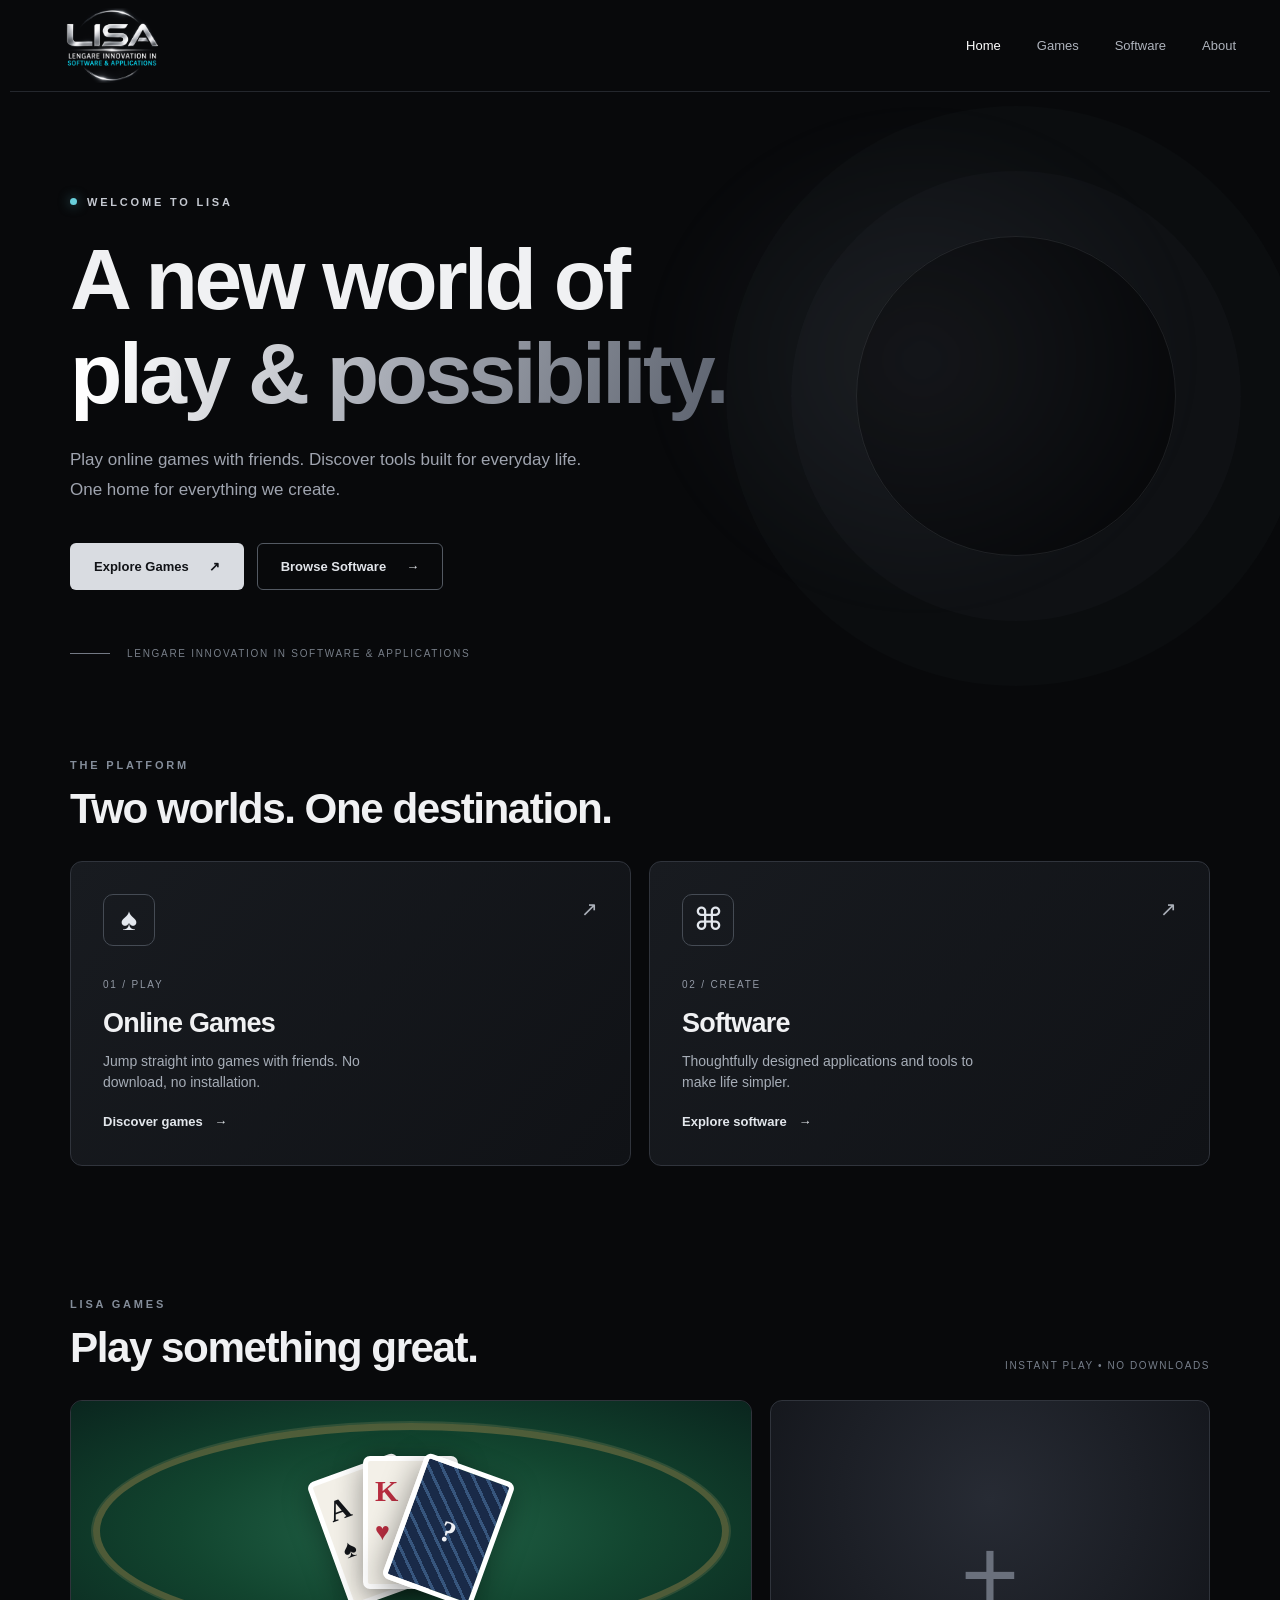
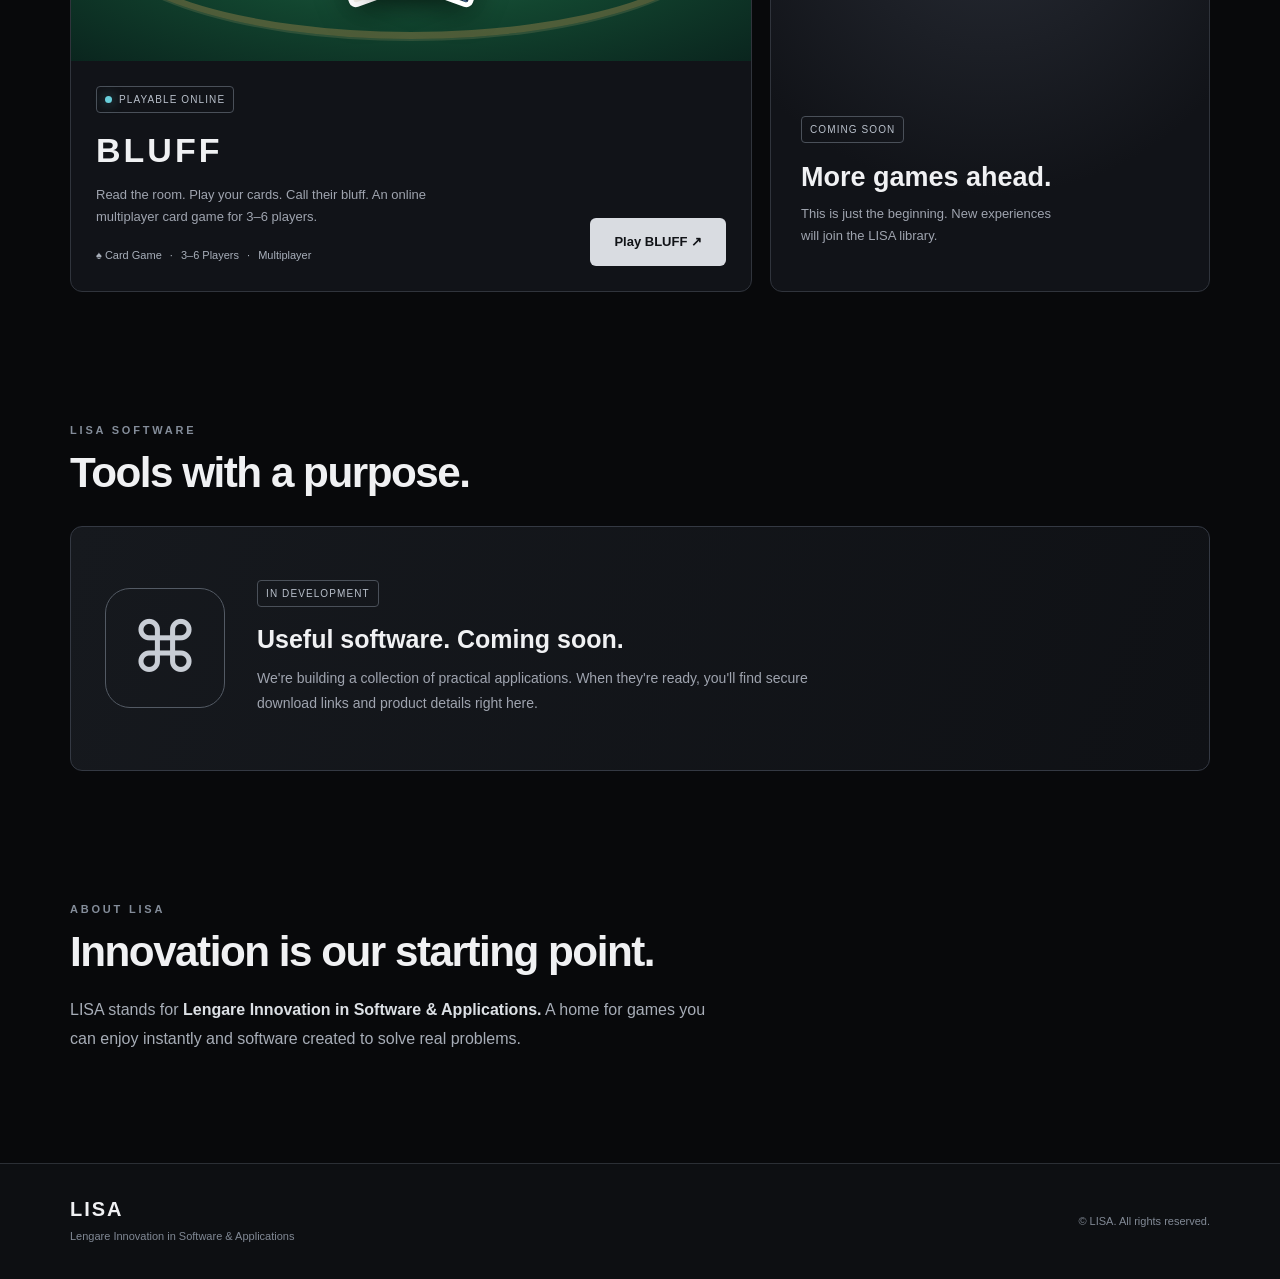
<file: index.html>
<!DOCTYPE html>
<html lang="en">

<head>
    <meta charset="UTF-8">
    <meta name="viewport" content="width=device-width, initial-scale=1.0">
    <meta name="theme-color" content="#08090b">
    <meta name="description"
        content="LISA — Lengare Innovation in Software & Applications. Play games online and discover useful software.">
    <title>LISA | Games & Software</title>
    <link rel="icon" type="image/png" href="assets/lisa-logo.png">
    <link rel="stylesheet" href="style.css">
    <script src="script.js" defer></script>
</head>

<body>
    <div class="ambient ambient-one" aria-hidden="true"></div>

    <header class="site-header">
        <a class="brand" href="#home" aria-label="LISA Home">
            <img src="assets/lisa-logo.png" alt="LISA — Lengare Innovation in Software & Applications">
        </a>

        <button class="menu-toggle" id="menuToggle" aria-controls="siteNav" aria-expanded="false"
            aria-label="Open navigation">
            <span></span><span></span><span></span>
        </button>

        <nav id="siteNav" class="site-nav" aria-label="Main navigation">
            <a href="#home" class="nav-link active">Home</a>
            <a href="#games" class="nav-link">Games</a>
            <a href="#software" class="nav-link">Software</a>
            <a href="#about" class="nav-link">About</a>
        </nav>
    </header>

    <main>
        <section class="hero container" id="home" aria-labelledby="hero-title">
            <div class="eyebrow">
                <span class="light-dot"></span> WELCOME TO LISA
            </div>

            <h1 id="hero-title">
                A new world of<br>
                <em>play & possibility.</em>
            </h1>

            <p class="hero-copy">
                Play online games with friends. Discover tools built for everyday life.
                One home for everything we create.
            </p>

            <div class="hero-actions">
                <a class="button button-primary" href="#games">
                    Explore Games <span aria-hidden="true">↗</span>
                </a>
                <a class="button button-ghost" href="#software">
                    Browse Software <span aria-hidden="true">→</span>
                </a>
            </div>

            <div class="hero-label">
                <span class="hero-line"></span>
                LENGARE INNOVATION IN SOFTWARE & APPLICATIONS
            </div>

            <div class="hero-glow" aria-hidden="true"></div>
        </section>

        <section class="section container" id="explore" aria-labelledby="explore-title">
            <div class="section-top">
                <div>
                    <p class="section-kicker">THE PLATFORM</p>
                    <h2 id="explore-title">Two worlds. One destination.</h2>
                </div>
            </div>

            <div class="category-grid">
                <a class="category-card" href="#games">
                    <div class="category-top">
                        <span class="category-icon">♠</span>
                        <span class="small-arrow">↗</span>
                    </div>
                    <div>
                        <span class="category-number">01 / PLAY</span>
                        <h3>Online Games</h3>
                        <p>Jump straight into games with friends. No download, no installation.</p>
                        <span class="category-cta">Discover games <span aria-hidden="true">→</span></span>
                    </div>
                </a>

                <a class="category-card" href="#software">
                    <div class="category-top">
                        <span class="category-icon">⌘</span>
                        <span class="small-arrow">↗</span>
                    </div>
                    <div>
                        <span class="category-number">02 / CREATE</span>
                        <h3>Software</h3>
                        <p>Thoughtfully designed applications and tools to make life simpler.</p>
                        <span class="category-cta">Explore software <span aria-hidden="true">→</span></span>
                    </div>
                </a>
            </div>
        </section>

        <section class="section container" id="games" aria-labelledby="games-title">
            <div class="section-top">
                <div>
                    <p class="section-kicker">LISA GAMES</p>
                    <h2 id="games-title">Play something great.</h2>
                </div>
                <span class="section-aside">INSTANT PLAY • NO DOWNLOADS</span>
            </div>

            <div class="game-grid">
                <article class="game-card featured-game">
                    <div class="game-art" aria-hidden="true">
                        <div class="table-ring">
                            <span class="play-card card-a">A<span>♠</span></span>
                            <span class="play-card card-b">K<span>♥</span></span>
                            <span class="play-card card-c">?</span>
                        </div>
                    </div>

                    <div class="game-info">
                        <div>
                            <span class="tag live-tag">
                                <span class="light-dot"></span> PLAYABLE ONLINE
                            </span>

                            <h3>BLUFF</h3>

                            <p>
                                Read the room. Play your cards. Call their bluff.
                                An online multiplayer card game for 3–6 players.
                            </p>

                            <span class="meta">
                                ♠ Card Game
                                <span class="dot-separator">·</span>
                                3–6 Players
                                <span class="dot-separator">·</span>
                                Multiplayer
                            </span>
                        </div>

                        <a class="button button-primary"
   href="https://bluff-game-tkdl.onrender.com"
   target="_blank"
   rel="noopener noreferrer">
  Play BLUFF ↗
</a>
                    </div>
                </article>

                <div class="coming-card">
                    <div class="coming-symbol">+</div>
                    <span class="tag">COMING SOON</span>
                    <h3>More games ahead.</h3>
                    <p>
                        This is just the beginning.
                        New experiences will join the LISA library.
                    </p>
                </div>
            </div>
        </section>

        <section class="section container" id="software" aria-labelledby="software-title">
            <div class="section-top">
                <div>
                    <p class="section-kicker">LISA SOFTWARE</p>
                    <h2 id="software-title">Tools with a purpose.</h2>
                </div>
            </div>

            <div class="software-banner">
                <div class="software-mark" aria-hidden="true">⌘</div>
                <div>
                    <span class="tag">IN DEVELOPMENT</span>
                    <h3>Useful software. Coming soon.</h3>
                    <p>
                        We're building a collection of practical applications.
                        When they're ready, you'll find secure download links
                        and product details right here.
                    </p>
                </div>
            </div>
        </section>

        <section class="section container about-section" id="about" aria-labelledby="about-title">
            <p class="section-kicker">ABOUT LISA</p>
            <h2 id="about-title">Innovation is our starting point.</h2>
            <p>
                LISA stands for
                <strong>Lengare Innovation in Software & Applications.</strong>
                A home for games you can enjoy instantly and software
                created to solve real problems.
            </p>
        </section>
    </main>

    <footer class="site-footer">
        <div class="container footer-inner">
            <div>
                <strong>LISA</strong>
                <p>Lengare Innovation in Software & Applications</p>
            </div>
            <span>© <span id="year"></span> LISA. All rights reserved.</span>
        </div>
    </footer>

    <div class="toast" id="toast" role="status" aria-live="polite"></div>
</body>

</html>
</file>
<file: style.css>
:root{color-scheme:dark;--bg:#08090b;--panel:#121418;--panel2:#181a1f;--line:#2f333b;--text:#f0f1f3;--muted:#9fa4af;--silver:#cbd0d8;--cyan:#69cfdb}
*{box-sizing:border-box}html{scroll-behavior:smooth;scroll-padding-top:105px}body{margin:0;background:var(--bg);font-family:Inter,"Segoe UI",Arial,sans-serif;color:var(--text);line-height:1.5}a{color:inherit;text-decoration:none}button{font:inherit}.container{width:min(1140px,calc(100% - 48px));margin-inline:auto}.ambient{position:absolute;z-index:-1;pointer-events:none;filter:blur(5px)}.ambient-one{top:90px;right:5%;width:46vw;height:540px;background:radial-gradient(ellipse,rgba(95,103,119,.14),transparent 67%)}.site-header{height:92px;display:flex;align-items:center;justify-content:space-between;max-width:1260px;margin:auto;padding:12px 34px;border-bottom:1px solid #24272d}.brand img{width:135px;height:auto;display:block;mix-blend-mode:screen}.site-nav{display:flex;gap:36px}.nav-link{font-size:13px;color:#aeb3bc;transition:color .2s}.nav-link:hover,.nav-link.active{color:white}.menu-toggle{display:none;background:none;border:0;cursor:pointer}.menu-toggle span{display:block;width:24px;height:2px;background:white;margin:5px}.hero{min-height:600px;position:relative;display:flex;flex-direction:column;justify-content:center;align-items:flex-start;isolation:isolate;padding-block:80px}.eyebrow,.section-kicker{font-size:11px;color:#c4c8d0;font-weight:650;letter-spacing:2.8px}.eyebrow{display:flex;gap:10px;align-items:center}.light-dot{width:7px;height:7px;display:inline-block;border-radius:50%;background:var(--cyan);box-shadow:0 0 12px rgba(105,207,219,.55)}h1,h2,h3,p{margin-top:0}h1{margin:22px 0 24px;font-size:clamp(45px,6.7vw,91px);letter-spacing:-3.5px;line-height:1.1;font-weight:620;max-width:900px}h1 em{font-style:normal;background:linear-gradient(110deg,#fff 6%,#a9adb6 48%,#626874 95%);background-clip:text;color:transparent}.hero-copy{font-size:17px;line-height:1.8;color:var(--muted);max-width:540px}.hero-actions{display:flex;gap:13px;flex-wrap:wrap;margin-top:20px}.button{display:inline-flex;align-items:center;justify-content:center;gap:20px;padding:13px 23px;border:1px solid transparent;border-radius:6px;font-size:13px;font-weight:650;transition:transform .2s,background .2s,border-color .2s}.button:hover{transform:translateY(-2px)}.button-primary{background:#d9dce1;color:#111317}.button-primary:hover{background:#fff}.button-ghost{border-color:#535962;color:#e2e5ea}.button-ghost:hover{border-color:#f2f3f4;background:#1b1d21}.hero-label{position:absolute;bottom:31px;font-size:10px;letter-spacing:1.7px;color:#777e88;display:flex;gap:17px;align-items:center}.hero-line{width:40px;height:1px;background:#737984}.hero-glow{position:absolute;z-index:-1;right:3%;top:24%;width:320px;height:320px;border:1px solid rgba(217,222,232,.1);border-radius:50%;box-shadow:0 0 0 65px rgba(200,207,220,.018),0 0 0 130px rgba(200,207,220,.014)}.section{padding-block:65px}.section-top{display:flex;align-items:end;justify-content:space-between;margin-bottom:27px;gap:20px}.section-kicker{color:#848d9a;margin:0 0 10px}h2{font-size:clamp(27px,3.3vw,43px);letter-spacing:-1.5px;line-height:1.2;margin:0;font-weight:600}.section-aside{color:#777f8b;font-size:10px;letter-spacing:1.6px;white-space:nowrap}.category-grid{display:grid;grid-template-columns:repeat(2,minmax(0,1fr));gap:18px}.category-card{min-height:305px;display:flex;flex-direction:column;justify-content:space-between;padding:32px;border:1px solid #30343c;border-radius:12px;background:linear-gradient(130deg,#181b20,#101216);transition:transform .2s,border-color .2s,background .2s}.category-card:hover{transform:translateY(-4px);border-color:#7e8794;background:linear-gradient(130deg,#22262c,#111317)}.category-top{display:flex;justify-content:space-between;align-items:start}.category-icon{display:inline-flex;align-items:center;justify-content:center;width:52px;height:52px;border-radius:10px;border:1px solid #454b54;font-size:31px;color:#e3e7ed}.small-arrow{font-size:20px;color:#abb0b9}.category-number{font-size:10px;letter-spacing:1.8px;color:#9299a5}.category-card h3{font-size:27px;letter-spacing:-.8px;margin:8px 0}.category-card p{color:#a6adb7;font-size:14px;max-width:320px;margin-bottom:16px}.category-cta{font-size:13px;font-weight:650;color:#e3e7ec}.category-cta span{margin-left:8px}.game-grid{display:grid;grid-template-columns:1.55fr 1fr;gap:18px}.game-card,.coming-card{border:1px solid #30343c;border-radius:12px;overflow:hidden;background:#111318}.game-art{height:260px;display:grid;place-items:center;background:radial-gradient(ellipse at 50% 50%,#226448 0%,#12452f 48%,#0a251e 100%);position:relative}.game-art:before{content:"";position:absolute;inset:22px;border:7px solid rgba(188,147,80,.36);border-radius:50%;box-shadow:0 0 0 2px rgba(235,199,133,.14)}.table-ring{position:relative;width:170px;height:170px}.play-card{position:absolute;width:95px;height:133px;background:#f3f0e8;border:5px solid white;color:#121519;border-radius:7px;box-shadow:0 8px 30px #0006;font-family:Georgia,serif;font-weight:bold;font-size:30px;padding:7px}.play-card span{display:block;font-size:25px}.card-a{left:0;top:18px;transform:rotate(-20deg)}.card-b{left:37px;top:10px;transform:rotate(0);color:#b82d40}.card-c{left:75px;top:18px;transform:rotate(20deg);background:repeating-linear-gradient(45deg,#192a48,#192a48 9px,#37567e 9px,#37567e 12px);color:#eff1f5;text-align:center;padding-top:40px}.game-info{padding:25px;display:flex;justify-content:space-between;align-items:end;gap:20px}.tag{font-size:10px;letter-spacing:1.1px;color:#b9c0cb;border:1px solid #4a5059;border-radius:4px;padding:5px 8px;display:inline-flex;gap:7px;align-items:center}.game-info h3{font-size:34px;letter-spacing:3px;margin:12px 0 8px}.game-info p{color:var(--muted);font-size:13px;max-width:390px;line-height:1.7}.meta{color:#a8afba;font-size:11px}.dot-separator{padding:0 5px}.game-info .button{white-space:nowrap}.coming-card{min-height:420px;display:flex;flex-direction:column;justify-content:end;padding:30px;background:radial-gradient(circle at 50% 20%,#272b34,#111318 66%)}.coming-symbol{font-size:100px;font-weight:200;text-align:center;color:#6a707c;flex:1;display:grid;place-items:center}.coming-card .tag{align-self:flex-start}.coming-card h3{font-size:27px;margin:14px 0 6px}.coming-card p{font-size:13px;line-height:1.7;color:var(--muted);max-width:260px}.software-banner{min-height:245px;padding:34px;display:flex;gap:32px;align-items:center;border:1px solid #343943;border-radius:12px;background:linear-gradient(110deg,#16191e,#0f1115)}.software-mark{width:120px;height:120px;flex:none;border:1px solid #535a64;border-radius:25px;color:#c8cdd5;font-size:70px;display:grid;place-items:center}.software-banner h3{font-size:25px;margin:14px 0 8px}.software-banner p{max-width:600px;color:var(--muted);font-size:14px;line-height:1.8;margin:0}.about-section{padding-bottom:110px}.about-section p:last-child{color:#a7adb7;line-height:1.8;max-width:650px;margin:18px 0 0}.about-section strong{color:#dce0e5;font-weight:600}.site-footer{border-top:1px solid #2b2f35;background:#0d0f12;padding:30px 0}.footer-inner{display:flex;align-items:center;justify-content:space-between;gap:16px}.footer-inner strong{font-size:20px;letter-spacing:2px}.footer-inner p,.footer-inner>span{color:#818995;font-size:11px;margin:4px 0}.toast{position:fixed;bottom:22px;left:50%;transform:translate(-50%,20px);opacity:0;pointer-events:none;padding:12px 18px;border:1px solid #626a76;border-radius:8px;background:#20252c;color:white;max-width:calc(100% - 24px);text-align:center;font-size:13px;transition:opacity .25s,transform .25s;z-index:20}.toast.visible{opacity:1;transform:translate(-50%,0)}
@media(max-width:850px){.game-grid{grid-template-columns:1fr}.game-art{height:300px}.hero-glow{opacity:.45}.game-info{align-items:center}}@media(max-width:640px){.container{width:min(100% - 32px,1140px)}.site-header{height:80px;padding:10px 17px}.brand img{width:112px}.menu-toggle{display:block;position:relative;z-index:5}.site-nav{display:none;position:absolute;z-index:4;left:0;right:0;top:80px;background:#121418;border-bottom:1px solid #3b404a;flex-direction:column;gap:0;padding:10px 20px}.site-nav.open{display:flex}.nav-link{padding:13px 8px}.hero{min-height:540px;padding-block:70px 95px}h1{letter-spacing:-2px}.hero-copy{font-size:15px}.hero-label{font-size:8px;letter-spacing:.8px}.hero-glow{right:-60px;width:200px;height:200px}.section{padding-block:45px}.section-top{display:block}.section-aside{display:block;margin-top:13px}.category-grid{grid-template-columns:1fr}.category-card{min-height:260px;padding:25px}.game-info{flex-direction:column;align-items:flex-start}.game-info .button{width:100%}.game-art{height:230px}.software-banner{padding:24px;display:block}.software-mark{height:70px;width:70px;font-size:40px;border-radius:15px;margin-bottom:20px}.footer-inner{flex-direction:column;align-items:flex-start}}
@media(prefers-reduced-motion:reduce){html{scroll-behavior:auto}*,*:before,*:after{transition-duration:.01ms!important;animation-duration:.01ms!important}}
</file>
